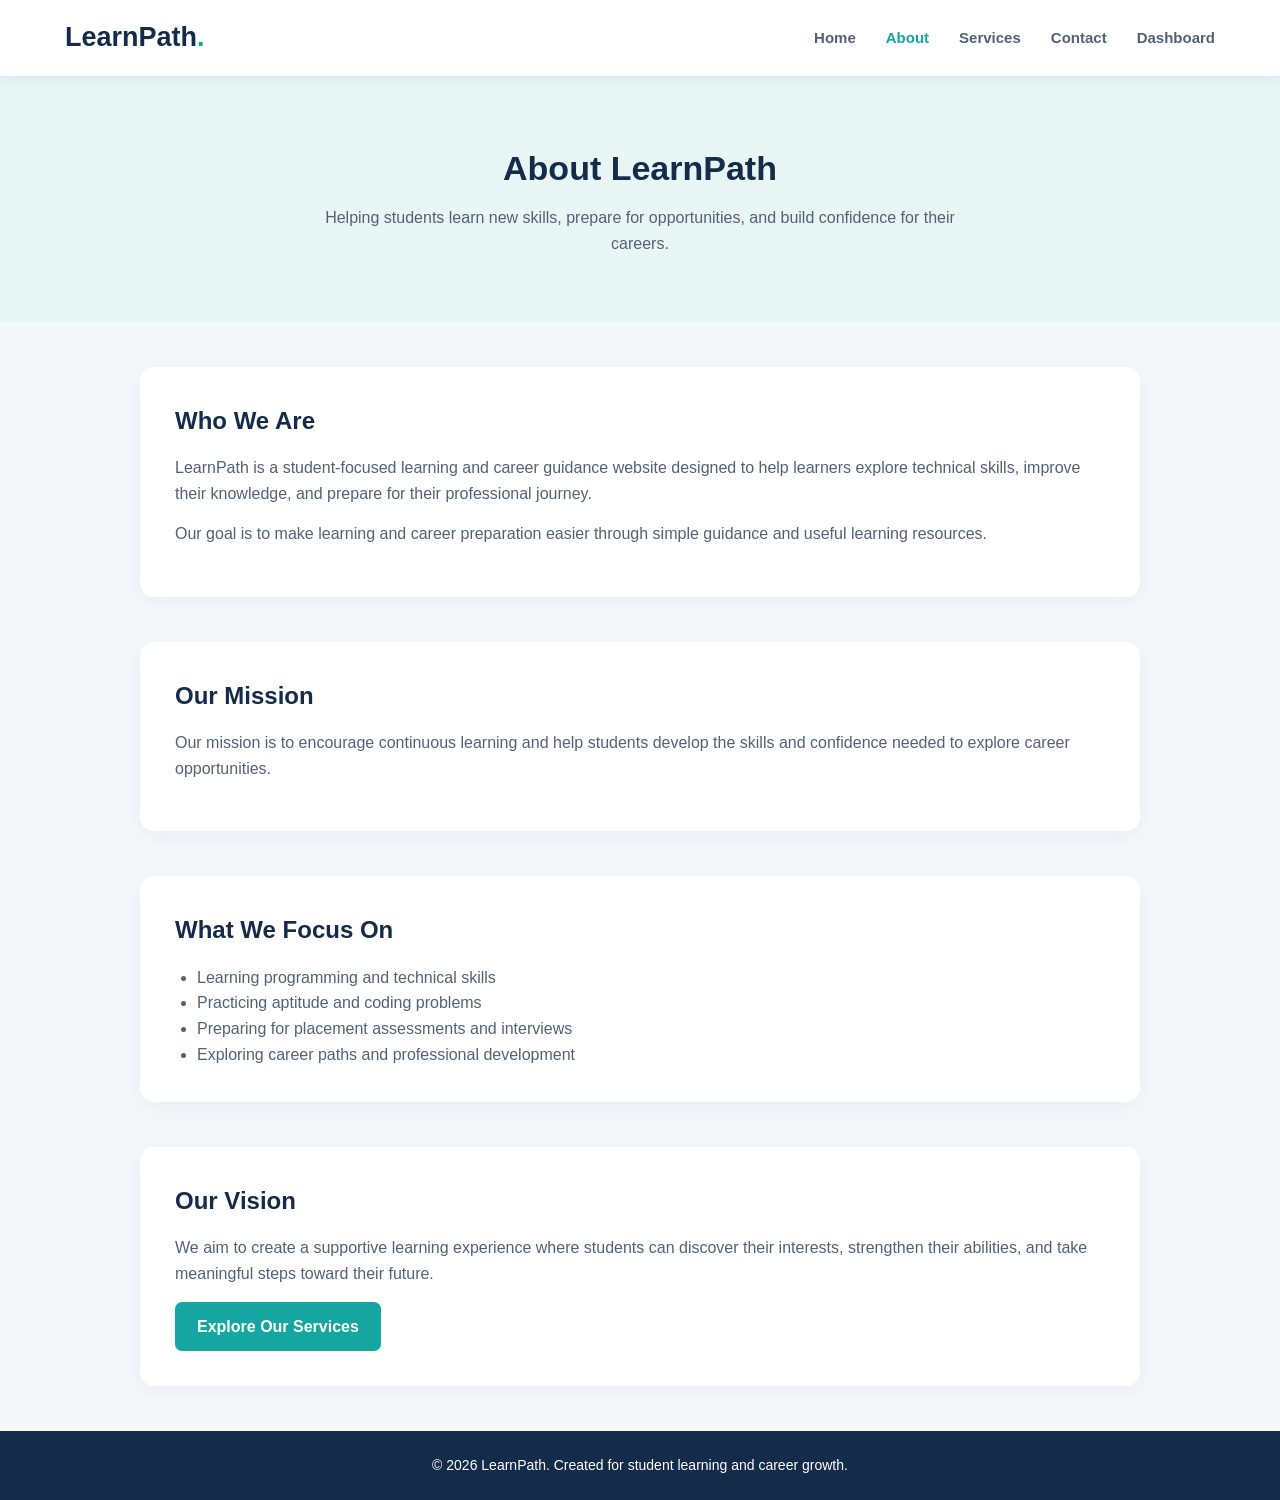
<file: about.html>
<!DOCTYPE html>
<html lang="en">

<head>
    <meta charset="UTF-8">
    <meta name="viewport" content="width=device-width, initial-scale=1.0">
    <title>About Us | LearnPath</title>
    <link rel="stylesheet" href="style.css">
</head>

<body>

    <header>
        <nav class="navbar">
            <h2 class="logo">LearnPath<span>.</span></h2>

            <ul class="nav-links">
                <li><a href="index.html">Home</a></li>
                <li><a href="about.html" class="active">About</a></li>
                <li><a href="services.html">Services</a></li>
                <li><a href="contact.html">Contact</a></li>
                <li><a href="dashboard.html">Dashboard</a></li>
            </ul>
        </nav>
    </header>

    <main>
        <section class="page-heading">
            <h1>About LearnPath</h1>
            <p>
                Helping students learn new skills, prepare for opportunities,
                and build confidence for their careers.
            </p>
        </section>

        <section class="content-section">
            <h2>Who We Are</h2>
            <p>
                LearnPath is a student-focused learning and career guidance
                website designed to help learners explore technical skills,
                improve their knowledge, and prepare for their professional journey.
            </p>
            <p>
                Our goal is to make learning and career preparation easier
                through simple guidance and useful learning resources.
            </p>
        </section>

        <section class="content-section">
            <h2>Our Mission</h2>
            <p>
                Our mission is to encourage continuous learning and help students
                develop the skills and confidence needed to explore career opportunities.
            </p>
        </section>

        <section class="content-section">
            <h2>What We Focus On</h2>
            <ul>
                <li>Learning programming and technical skills</li>
                <li>Practicing aptitude and coding problems</li>
                <li>Preparing for placement assessments and interviews</li>
                <li>Exploring career paths and professional development</li>
            </ul>
        </section>

        <section class="content-section">
            <h2>Our Vision</h2>
            <p>
                We aim to create a supportive learning experience where students
                can discover their interests, strengthen their abilities, and
                take meaningful steps toward their future.
            </p>
            <a href="services.html" class="btn primary-btn">
                Explore Our Services
            </a>
        </section>
    </main>

    <footer>
        <p>© 2026 LearnPath. Created for student learning and career growth.</p>
    </footer>

    <script src="script.js"></script>
</body>

</html>
</file>
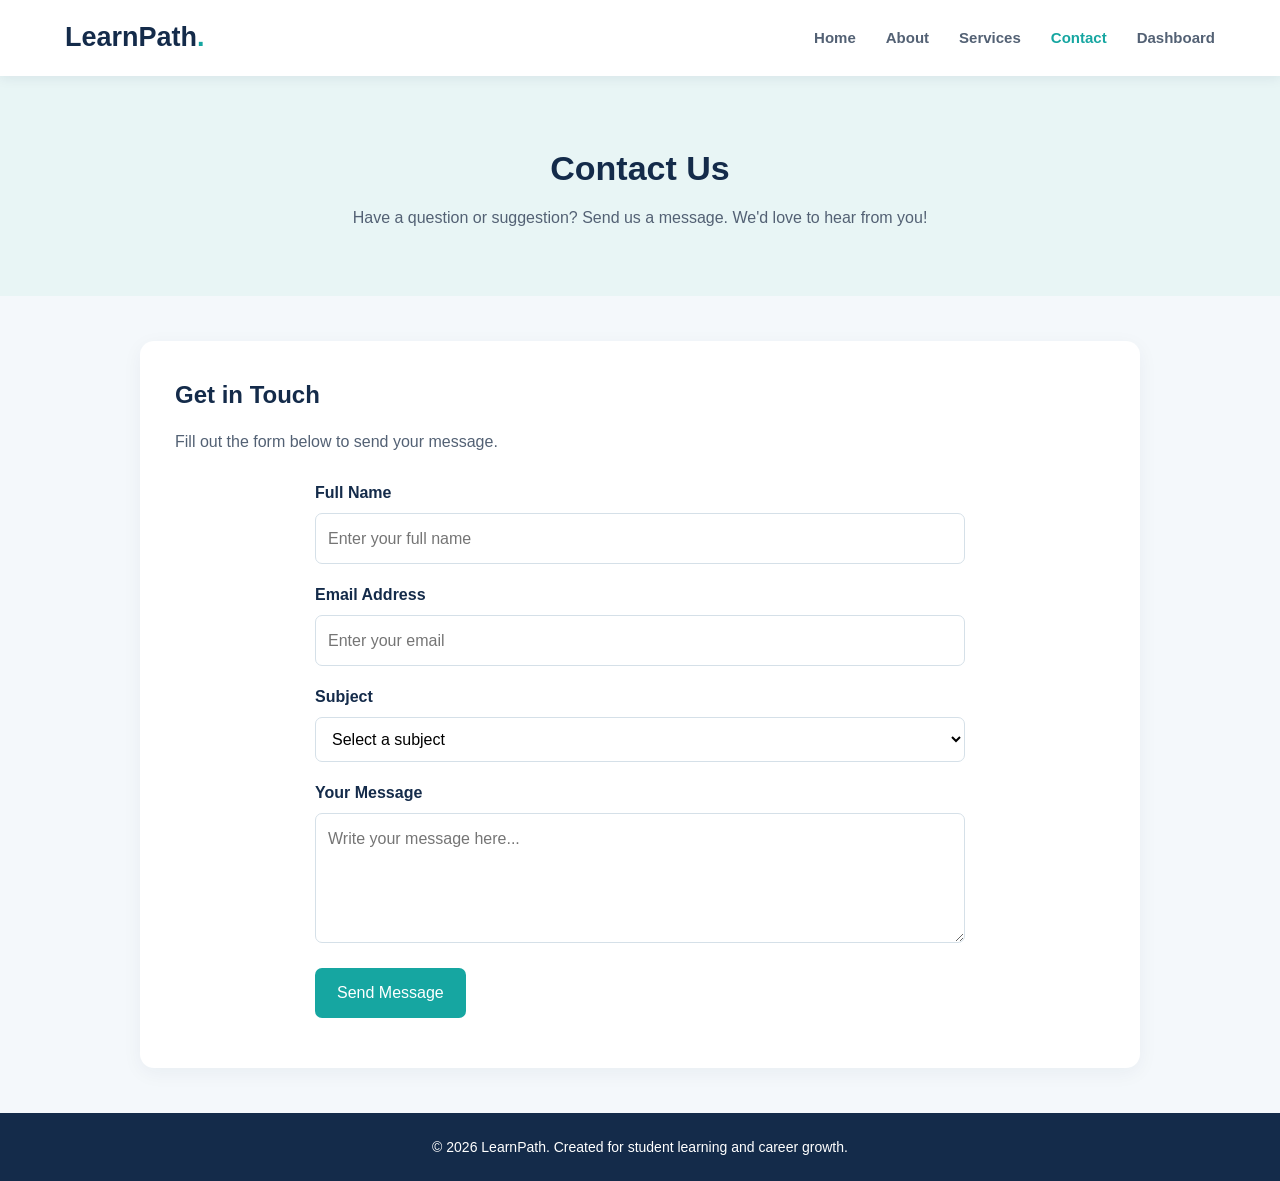
<file: contact.html>
<!DOCTYPE html>
<html lang="en">

<head>
    <meta charset="UTF-8">
    <meta name="viewport" content="width=device-width, initial-scale=1.0">
    <title>Contact Us | LearnPath</title>
    <link rel="stylesheet" href="style.css">
</head>

<body>

    <header>
        <nav class="navbar">
            <h2 class="logo">LearnPath<span>.</span></h2>

            <ul class="nav-links">
                <li><a href="index.html">Home</a></li>
                <li><a href="about.html">About</a></li>
                <li><a href="services.html">Services</a></li>
                <li><a href="contact.html" class="active">Contact</a></li>
                <li><a href="dashboard.html">Dashboard</a></li>
            </ul>
        </nav>
    </header>

    <main>
        <section class="page-heading">
            <h1>Contact Us</h1>
            <p>
                Have a question or suggestion? Send us a message.
                We'd love to hear from you!
            </p>
        </section>

        <section class="content-section">
            <h2>Get in Touch</h2>
            <p>Fill out the form below to send your message.</p>

            <form class="contact-form" id="contact-form">
                <div class="form-group">
                    <label for="name">Full Name</label>
                    <input type="text" id="name" name="name" placeholder="Enter your full name" required>
                </div>

                <div class="form-group">
                    <label for="email">Email Address</label>
                    <input type="email" id="email" name="email" placeholder="Enter your email" required>
                </div>

                <div class="form-group">
                    <label for="subject">Subject</label>
                    <select id="subject" name="subject" required>
                        <option value="">Select a subject</option>
                        <option value="coding">Programming Skills</option>
                        <option value="placement">Placement Preparation</option>
                        <option value="career">Career Guidance</option>
                        <option value="other">Other</option>
                    </select>
                </div>

                <div class="form-group">
                    <label for="message">Your Message</label>
                    <textarea id="message" name="message" placeholder="Write your message here..." required></textarea>
                </div>

                <button type="submit" class="btn primary-btn">
                    Send Message
                </button>

                <p id="form-message" role="status"></p>
            </form>
        </section>
    </main>

    <footer>
        <p>© 2026 LearnPath. Created for student learning and career growth.</p>
    </footer>

    <script src="script.js"></script>
</body>

</html>
</file>
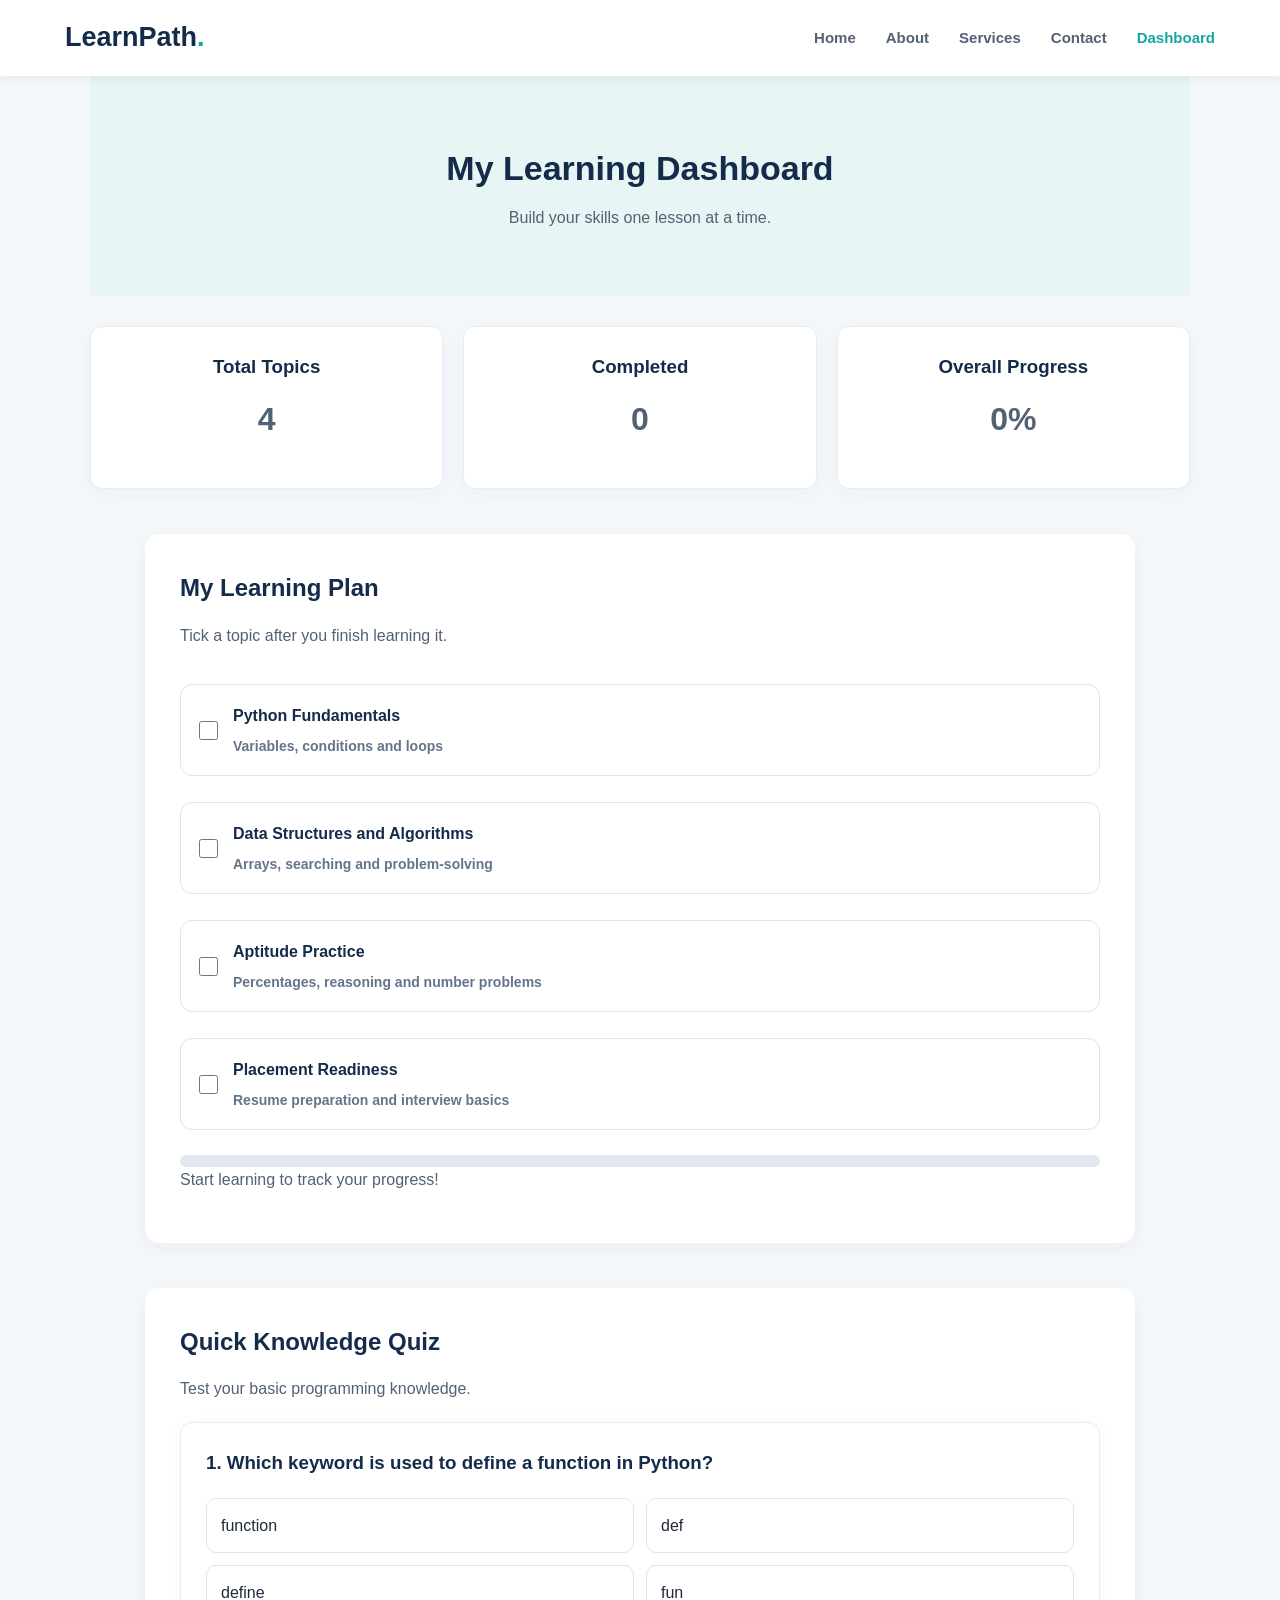
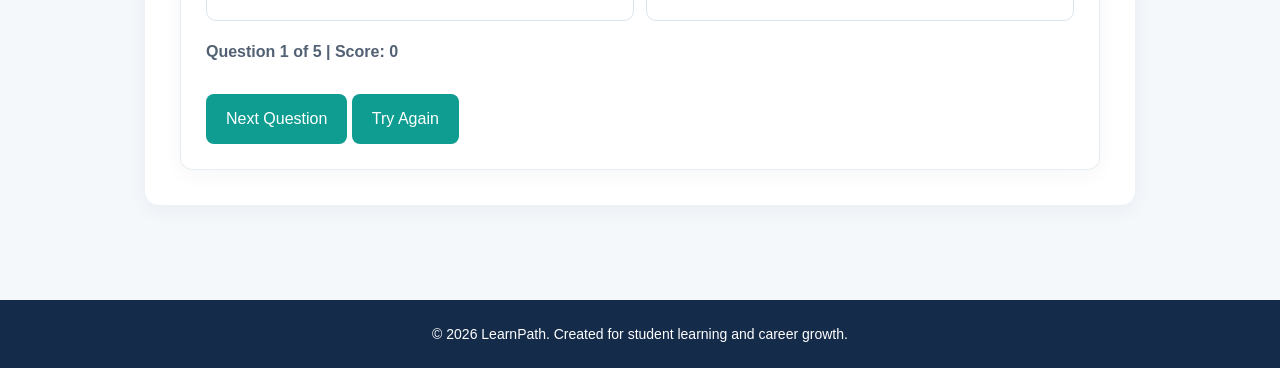
<file: dashboard.html>
<!DOCTYPE html>
<html lang="en">

<head>
    <meta charset="UTF-8">
    <meta name="viewport" content="width=device-width, initial-scale=1.0">
    <title>Student Dashboard | LearnPath</title>
    <link rel="stylesheet" href="style.css">
</head>

<body>

    <header>
        <nav class="navbar">
            <h2 class="logo">LearnPath<span>.</span></h2>
            <ul class="nav-links">
                <li><a href="index.html">Home</a></li>
                <li><a href="about.html">About</a></li>
                <li><a href="services.html">Services</a></li>
                <li><a href="contact.html">Contact</a></li>
                <li><a href="dashboard.html" class="active">Dashboard</a></li>
            </ul>
        </nav>
    </header>

    <main class="dashboard">
        <section class="page-heading">
            <h1>My Learning Dashboard</h1>
            <p>Build your skills one lesson at a time.</p>
        </section>

        <section class="dashboard-summary">
            <div class="card">
                <h3>Total Topics</h3>
                <p class="stat-number" id="total-topics">4</p>
            </div>
            <div class="card">
                <h3>Completed</h3>
                <p class="stat-number" id="completed-count">0</p>
            </div>
            <div class="card">
                <h3>Overall Progress</h3>
                <p class="stat-number" id="progress-percent">0%</p>
            </div>
        </section>

        <section class="content-section">
            <h2>My Learning Plan</h2>
            <p>Tick a topic after you finish learning it.</p>

            <div class="learning-list">
                <label class="learning-item">
                    <input type="checkbox" class="lesson-check" data-id="python">
                    <span>
                        <strong>Python Fundamentals</strong>
                        <small>Variables, conditions and loops</small>
                    </span>
                </label>

                <label class="learning-item">
                    <input type="checkbox" class="lesson-check" data-id="dsa">
                    <span>
                        <strong>Data Structures and Algorithms</strong>
                        <small>Arrays, searching and problem-solving</small>
                    </span>
                </label>

                <label class="learning-item">
                    <input type="checkbox" class="lesson-check" data-id="aptitude">
                    <span>
                        <strong>Aptitude Practice</strong>
                        <small>Percentages, reasoning and number problems</small>
                    </span>
                </label>

                <label class="learning-item">
                    <input type="checkbox" class="lesson-check" data-id="resume">
                    <span>
                        <strong>Placement Readiness</strong>
                        <small>Resume preparation and interview basics</small>
                    </span>
                </label>
            </div>

            <div class="progress-track">
                <div class="progress-fill" id="progress-fill"></div>
            </div>
            <p id="progress-message" aria-live="polite">
                Start learning to track your progress!
            </p>
        </section>

        <section class="content-section">
            <h2>Quick Knowledge Quiz</h2>
            <p>Test your basic programming knowledge.</p>

            <div class="card quiz-card">
                <h3 id="question">1. Which keyword is used to define a function in Python?</h3>

                <div id="quiz-options" class="quiz-options">
                    <button class="quiz-option" data-answer="0">function</button>
                    <button class="quiz-option" data-answer="1">def</button>
                    <button class="quiz-option" data-answer="2">define</button>
                    <button class="quiz-option" data-answer="3">fun</button>
                </div>

                <p id="quiz-feedback" aria-live="polite"></p>
                <p id="quiz-score">Score: 0</p>
                <button type="button" class="btn" id="next-question" hidden>
                    Next Question
                </button>
                <button type="button" class="btn" id="restart-quiz" hidden>
                    Try Again
                </button>
            </div>
        </section>
    </main>

    <footer>
        <p>© 2026 LearnPath. Created for student learning and career growth.</p>
    </footer>

    <script src="dashboard.js"></script>
</body>

</html>
</file>
<file: style.css>
/* ===== GENERAL STYLES ===== */
* {
    margin: 0;
    padding: 0;
    box-sizing: border-box;
}

:root {
    --navy: #142b4a;
    --teal: #16a6a1;
    --light: #f4f8fb;
    --white: #ffffff;
    --text: #536174;
}

html {
    scroll-behavior: smooth;
}

body {
    font-family: Arial, sans-serif;
    background: var(--light);
    color: var(--navy);
    line-height: 1.6;
}

a {
    text-decoration: none;
}

.container {
    width: 90%;
    max-width: 1150px;
    margin: auto;
}

/* ===== NAVIGATION ===== */
header {
    background: var(--white);
    box-shadow: 0 2px 12px rgba(20, 43, 74, 0.08);
    position: sticky;
    top: 0;
    z-index: 100;
}

.navbar {
    width: 90%;
    max-width: 1150px;
    margin: auto;
    min-height: 76px;
    display: flex;
    align-items: center;
    justify-content: space-between;
    gap: 20px;
}

.logo {
    font-size: 27px;
    font-weight: bold;
    color: var(--navy);
}

.logo span,
.hero h1 span {
    color: var(--teal);
}

.nav-links {
    list-style: none;
    display: flex;
    align-items: center;
    gap: 30px;
}

.nav-links a {
    color: var(--text);
    font-size: 15px;
    font-weight: 600;
    transition: color 0.2s;
}

.nav-links a:hover,
.nav-links a.active {
    color: var(--teal);
}

/* ===== HOME HERO ===== */
.hero {
    width: 90%;
    max-width: 1150px;
    margin: 55px auto;
    min-height: 410px;
    display: grid;
    grid-template-columns: 1.2fr 0.8fr;
    align-items: center;
    gap: 50px;
}

.tagline {
    color: var(--teal);
    font-weight: bold;
    font-size: 13px;
    letter-spacing: 2px;
    margin-bottom: 15px;
}

.hero h1 {
    font-size: clamp(36px, 5vw, 58px);
    line-height: 1.15;
    margin-bottom: 22px;
}

.description {
    max-width: 570px;
    color: var(--text);
    font-size: 17px;
    margin-bottom: 28px;
}

.hero-buttons {
    display: flex;
    flex-wrap: wrap;
    gap: 14px;
}

.btn {
    display: inline-block;
    padding: 12px 22px;
    border-radius: 7px;
    font-weight: bold;
    transition: transform 0.2s, background 0.2s;
}

.btn:hover {
    transform: translateY(-2px);
}

.primary-btn {
    background: var(--teal);
    color: var(--white);
}

.primary-btn:hover {
    background: #108782;
}

.secondary-btn {
    border: 1px solid #d5e0e8;
    color: var(--navy);
    background: var(--white);
}

/* ===== HERO CARD ===== */
.hero-card {
    background: var(--white);
    padding: 35px;
    border-radius: 18px;
    box-shadow: 0 12px 35px rgba(20, 43, 74, 0.09);
    border: 1px solid #e5edf3;
}

.icon {
    font-size: 42px;
    margin-bottom: 12px;
}

.hero-card h2 {
    font-size: 24px;
    margin-bottom: 5px;
}

.hero-card p {
    color: var(--text);
    margin-bottom: 23px;
}

.learning-item {
    background: var(--light);
    border-radius: 8px;
    padding: 12px;
    margin-top: 12px;
    font-weight: 600;
}

/* ===== SECTION AND CARDS ===== */
.highlights {
    background: var(--white);
    padding: 65px 5%;
    text-align: center;
}

.highlights>h2,
.page-heading h1 {
    font-size: 34px;
    margin-bottom: 10px;
}

.section-description {
    color: var(--text);
    margin-bottom: 35px;
}

.cards {
    max-width: 1150px;
    margin: auto;
    display: grid;
    grid-template-columns: repeat(3, 1fr);
    gap: 24px;
    text-align: left;
}

.card {
    background: var(--white);
    border: 1px solid #e5edf3;
    border-radius: 12px;
    padding: 27px;
    box-shadow: 0 5px 20px rgba(20, 43, 74, 0.04);
    transition: transform 0.2s, box-shadow 0.2s;
}

.card:hover {
    transform: translateY(-5px);
    box-shadow: 0 10px 25px rgba(20, 43, 74, 0.09);
}

.card-icon {
    font-size: 34px;
    margin-bottom: 12px;
}

.card h3 {
    margin-bottom: 10px;
}

.card p {
    color: var(--text);
    margin-bottom: 18px;
}

.card a {
    color: var(--teal);
    font-weight: bold;
}

/* ===== INNER PAGES ===== */
.page-heading {
    padding: 65px 5%;
    text-align: center;
    background: #e8f5f5;
}

.page-heading p {
    max-width: 650px;
    margin: 10px auto 0;
    color: var(--text);
}

.content-section {
    width: 90%;
    max-width: 1000px;
    margin: 45px auto;
    background: var(--white);
    padding: 35px;
    border-radius: 14px;
    box-shadow: 0 5px 20px rgba(20, 43, 74, 0.05);
}

.content-section h2 {
    margin-bottom: 15px;
}

.content-section p {
    color: var(--text);
    margin-bottom: 15px;
}

.content-section ul {
    padding-left: 22px;
    color: var(--text);
}

/* ===== CONTACT FORM ===== */
.contact-form {
    max-width: 650px;
    margin: 25px auto 0;
}

.form-group {
    margin-bottom: 18px;
}

.form-group label {
    display: block;
    margin-bottom: 7px;
    font-weight: bold;
}

.form-group input,
.form-group textarea,
.form-group select {
    width: 100%;
    padding: 12px;
    border: 1px solid #d5e0e8;
    border-radius: 7px;
    font: inherit;
    background: var(--white);
    outline: none;
}

.form-group input:focus,
.form-group textarea:focus,
.form-group select:focus {
    border-color: var(--teal);
    box-shadow: 0 0 0 3px rgba(22, 166, 161, 0.12);
}

.form-group textarea {
    min-height: 130px;
    resize: vertical;
}

.contact-form button {
    border: none;
    cursor: pointer;
    font: inherit;
}

#form-message {
    margin-top: 15px;
    font-weight: bold;
    color: #087f5b;
}

/* ===== FOOTER ===== */
footer {
    background: var(--navy);
    color: var(--white);
    text-align: center;
    padding: 23px 15px;
    font-size: 14px;
}

/* ===== RESPONSIVE DESIGN ===== */
@media (max-width: 800px) {
    .navbar {
        flex-direction: column;
        padding: 16px 0;
    }

    .nav-links {
        justify-content: center;
        flex-wrap: wrap;
        gap: 12px 20px;
    }

    .hero {
        grid-template-columns: 1fr;
        gap: 30px;
        margin: 35px auto;
    }

    .hero-card {
        max-width: 500px;
        width: 100%;
        margin: auto;
    }

    .cards {
        grid-template-columns: 1fr;
    }

    .highlights {
        padding: 45px 5%;
    }

    .content-section {
        padding: 25px;
    }
}

@media (max-width: 450px) {
    .logo {
        font-size: 24px;
    }

    .nav-links {
        gap: 10px 15px;
    }

    .nav-links a {
        font-size: 14px;
    }

    .hero h1 {
        font-size: 36px;
    }

    .hero-buttons {
        flex-direction: column;
        align-items: stretch;
    }

    .btn {
        text-align: center;
    }

    .highlights>h2,
    .page-heading h1 {
        font-size: 28px;
    }
}

/* ===== HOMEPAGE STUDENT IMAGE ===== */

.hero-image-card {
    position: relative;
    padding: 0;
    overflow: hidden;
    border-radius: 20px;
    background: #ffffff;
}

.hero-image {
    display: block;
    width: 100%;
    height: 390px;
    object-fit: cover;
}

.image-caption {
    display: flex;
    align-items: center;
    gap: 14px;
    padding: 20px;
    background: #ffffff;
}

.caption-icon {
    font-size: 32px;
}

.image-caption h2 {
    font-size: 21px;
    margin-bottom: 3px;
}

.image-caption p {
    color: #536174;
    margin: 0;
}

@media (max-width: 800px) {
    .hero-image {
        height: 280px;
    }
}

/* Service card images */
.service-image {
    width: 100%;
    height: 180px;
    object-fit: cover;
    display: block;
    border-radius: 12px;
    margin-bottom: 16px;
}

.card {
    overflow: hidden;
}

.card .btn {
    display: inline-block;
    margin-top: 15px;
    text-decoration: none;
}

@media (max-width: 600px) {
    .service-image {
        height: 190px;
    }
}

/* ===== LEARNPATH STUDENT DASHBOARD ===== */

.dashboard {
    width: min(1100px, 92%);
    margin: 0 auto;
    padding-bottom: 50px;
}

.dashboard-summary {
    display: grid;
    grid-template-columns: repeat(3, minmax(0, 1fr));
    gap: 20px;
    margin: 30px 0;
}

.dashboard-summary .card {
    text-align: center;
    padding: 25px 15px;
}

.stat-number {
    font-size: 32px;
    font-weight: 700;
    color: #0f9d91;
    margin-top: 12px;
}

.learning-list {
    display: grid;
    gap: 14px;
    margin: 24px 0;
}

.learning-item {
    display: flex;
    align-items: center;
    gap: 15px;
    padding: 18px;
    background: #ffffff;
    border: 1px solid #dce5ec;
    border-radius: 12px;
    cursor: pointer;
    transition: 0.2s ease;
}

.learning-item:hover {
    border-color: #0f9d91;
    transform: translateY(-2px);
}

.learning-item input {
    width: 19px;
    height: 19px;
    accent-color: #0f9d91;
    flex-shrink: 0;
}

.learning-item span {
    display: grid;
    gap: 6px;
}

.learning-item small {
    color: #64748b;
    font-size: 14px;
}

.learning-item.completed {
    background: #ecfdf5;
    border-color: #86d9bd;
}

.progress-track {
    width: 100%;
    height: 12px;
    margin-top: 25px;
    background: #e2e8f0;
    border-radius: 20px;
    overflow: hidden;
}

.progress-fill {
    width: 0%;
    height: 100%;
    background: #0f9d91;
    border-radius: 20px;
    transition: width 0.3s ease;
}

.quiz-card {
    margin-top: 20px;
    padding: 25px;
}

.quiz-options {
    display: grid;
    grid-template-columns: repeat(2, minmax(0, 1fr));
    gap: 12px;
    margin-top: 20px;
}

.quiz-option {
    padding: 14px;
    border: 1px solid #dce5ec;
    border-radius: 10px;
    background: #ffffff;
    color: #1e293b;
    cursor: pointer;
    font: inherit;
    text-align: left;
}

.quiz-option:hover:not(:disabled) {
    border-color: #0f9d91;
    background: #f0fdfa;
}

.quiz-option:disabled {
    cursor: default;
    opacity: 0.9;
}

.quiz-option.correct {
    background: #dcfce7;
    border-color: #16a34a;
}

.quiz-option.incorrect {
    background: #fee2e2;
    border-color: #dc2626;
}

#quiz-feedback {
    margin-top: 18px;
    font-weight: 600;
}

#quiz-score {
    margin-top: 12px;
    font-weight: 600;
}

#next-question,
#restart-quiz {
    margin-top: 15px;
    border: none;
    padding: 12px 20px;
    border-radius: 8px;
    background: #0f9d91;
    color: #ffffff;
    cursor: pointer;
    font: inherit;
}

#next-question:hover,
#restart-quiz:hover {
    background: #0b8178;
}

@media (max-width: 650px) {
    .dashboard-summary {
        grid-template-columns: 1fr;
    }

    .quiz-options {
        grid-template-columns: 1fr;
    }

    .quiz-card {
        padding: 18px;
    }
}
</file>
